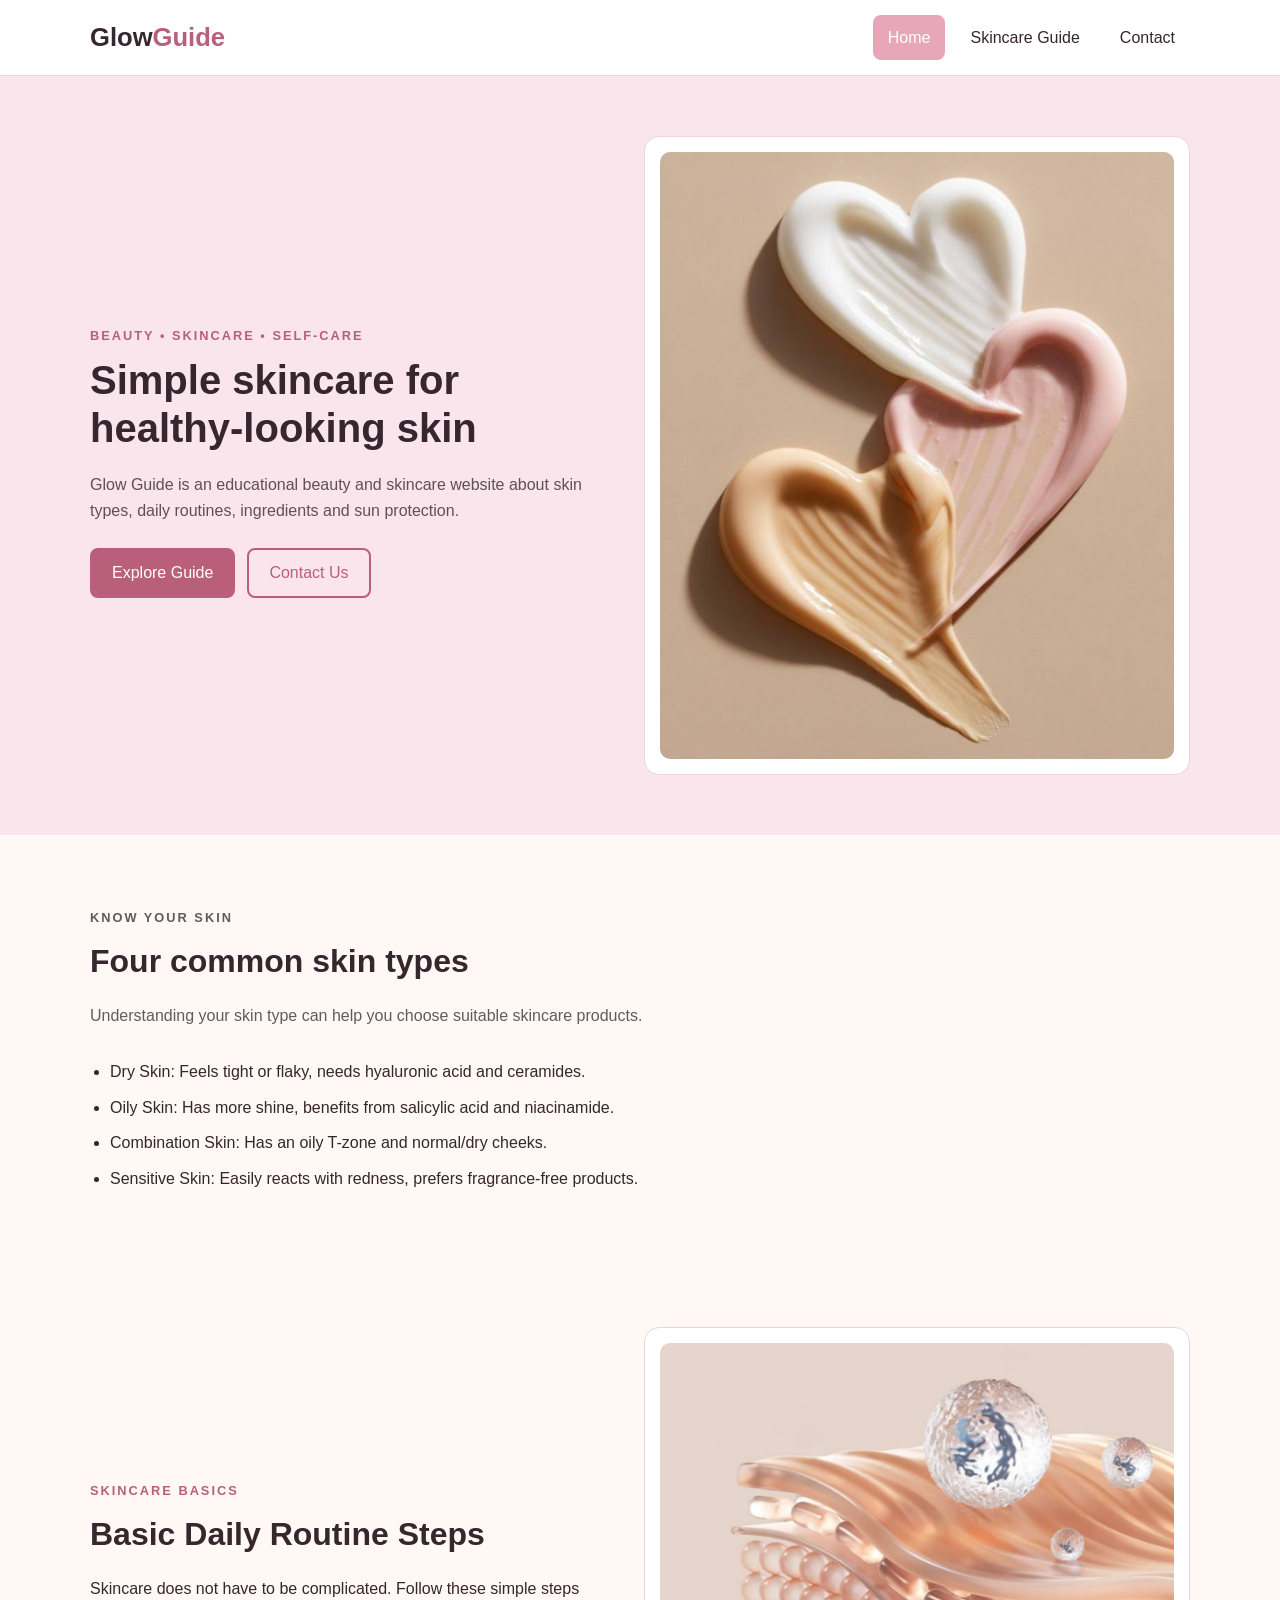
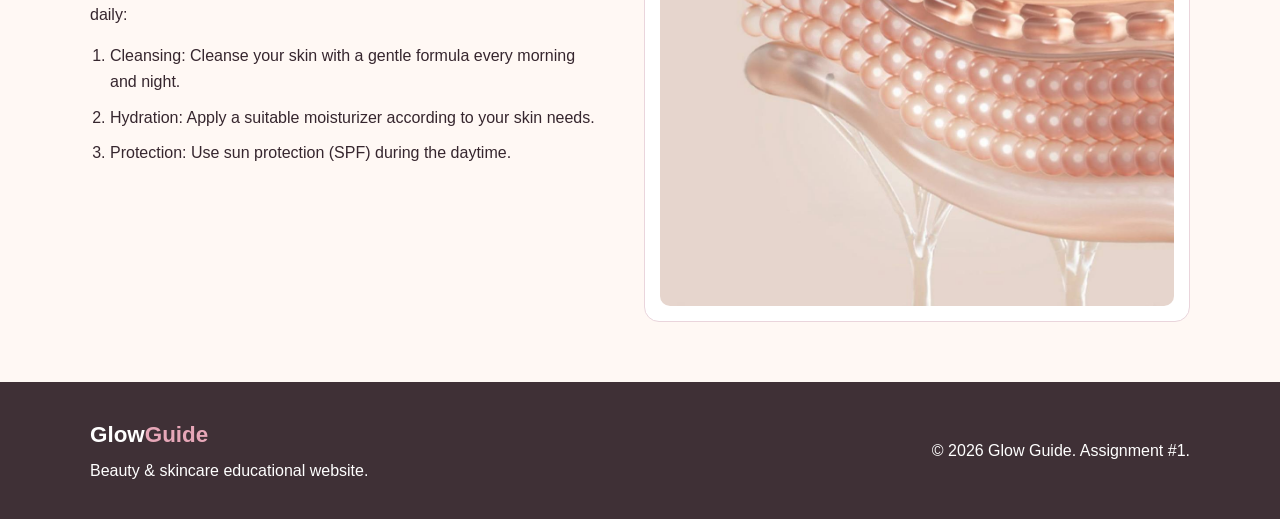
<file: index.html>
<!DOCTYPE html>
<html lang="en">
<head>
    <meta charset="UTF-8">
    <meta name="viewport" content="width=device-width, initial-scale=1.0">
    <title>Glow Guide | Beauty & Skincare</title>
    <link rel="stylesheet" href="css/style.css">
</head>
<body>

<header class="site-header">
    <div class="container header-content">
        <a class="logo" href="index.html">Glow<span>Guide</span></a>
        <nav aria-label="Main navigation">
            <ul class="nav-list">
                <li><a class="active" href="index.html">Home</a></li>
                <li><a href="about.html">Skincare Guide</a></li>
                <li><a href="contact.html">Contact</a></li>
            </ul>
        </nav>
    </div>
</header>

<main>
    <section id="hero" class="hero-section">
        <div class="container hero-grid">
            <div class="hero-text">
                <p class="eyebrow">BEAUTY • SKINCARE • SELF-CARE</p>
                <h1>Simple skincare for healthy-looking skin</h1>
                <p class="hero-description">
                    Glow Guide is an educational beauty and skincare website about skin types, daily routines, ingredients and sun protection.
                </p>
                <div class="hero-buttons">
                    <a class="button" href="about.html">Explore Guide</a>
                    <a class="button button-outline" href="contact.html">Contact Us</a>
                </div>
            </div>

            <div class="hero-image">
                <img src="images/skincare-routine.jpg" alt="Illustration showing a simple skincare routine with cosmetic products">
            </div>
        </div>
    </section>

    <section class="section">
        <div class="container">
            <div class="section-heading">
                <p class="eyebrow">KNOW YOUR SKIN</p>
                <h2>Four common skin types</h2>
                <p>Understanding your skin type can help you choose suitable skincare products.</p>
            </div>

            <ul class="check-list">
                <li>Dry Skin: Feels tight or flaky, needs hyaluronic acid and ceramides.</li>
                <li>Oily Skin: Has more shine, benefits from salicylic acid and niacinamide.</li>
                <li>Combination Skin: Has an oily T-zone and normal/dry cheeks.</li>
                <li>Sensitive Skin: Easily reacts with redness, prefers fragrance-free products.</li>
            </ul>
        </div>
    </section>

    <section class="section">
        <div class="container split-layout">
            <div>
                <p class="eyebrow">SKINCARE BASICS</p>
                <h2>Basic Daily Routine Steps</h2>
                <p>Skincare does not have to be complicated. Follow these simple steps daily:</p>
                
                <ol class="step-list">
                    <li>Cleansing: Cleanse your skin with a gentle formula every morning and night.</li>
                    <li>Hydration: Apply a suitable moisturizer according to your skin needs.</li>
                    <li>Protection: Use sun protection (SPF) during the daytime.</li>
                </ol>
            </div>
            <div class="image-card">
                <img src="images/skin-barrier.jpg" alt="Educational illustration representing the skin barrier">
            </div>
        </div>
    </section>
</main>

<footer class="site-footer">
    <div class="container footer-content">
        <div>
            <p class="footer-logo">Glow<span>Guide</span></p>
            <p>Beauty & skincare educational website.</p>
        </div>
        <div>
            <p>© 2026 Glow Guide. Assignment #1.</p>
        </div>
    </div>
</footer>

</body>
</html>
</file>
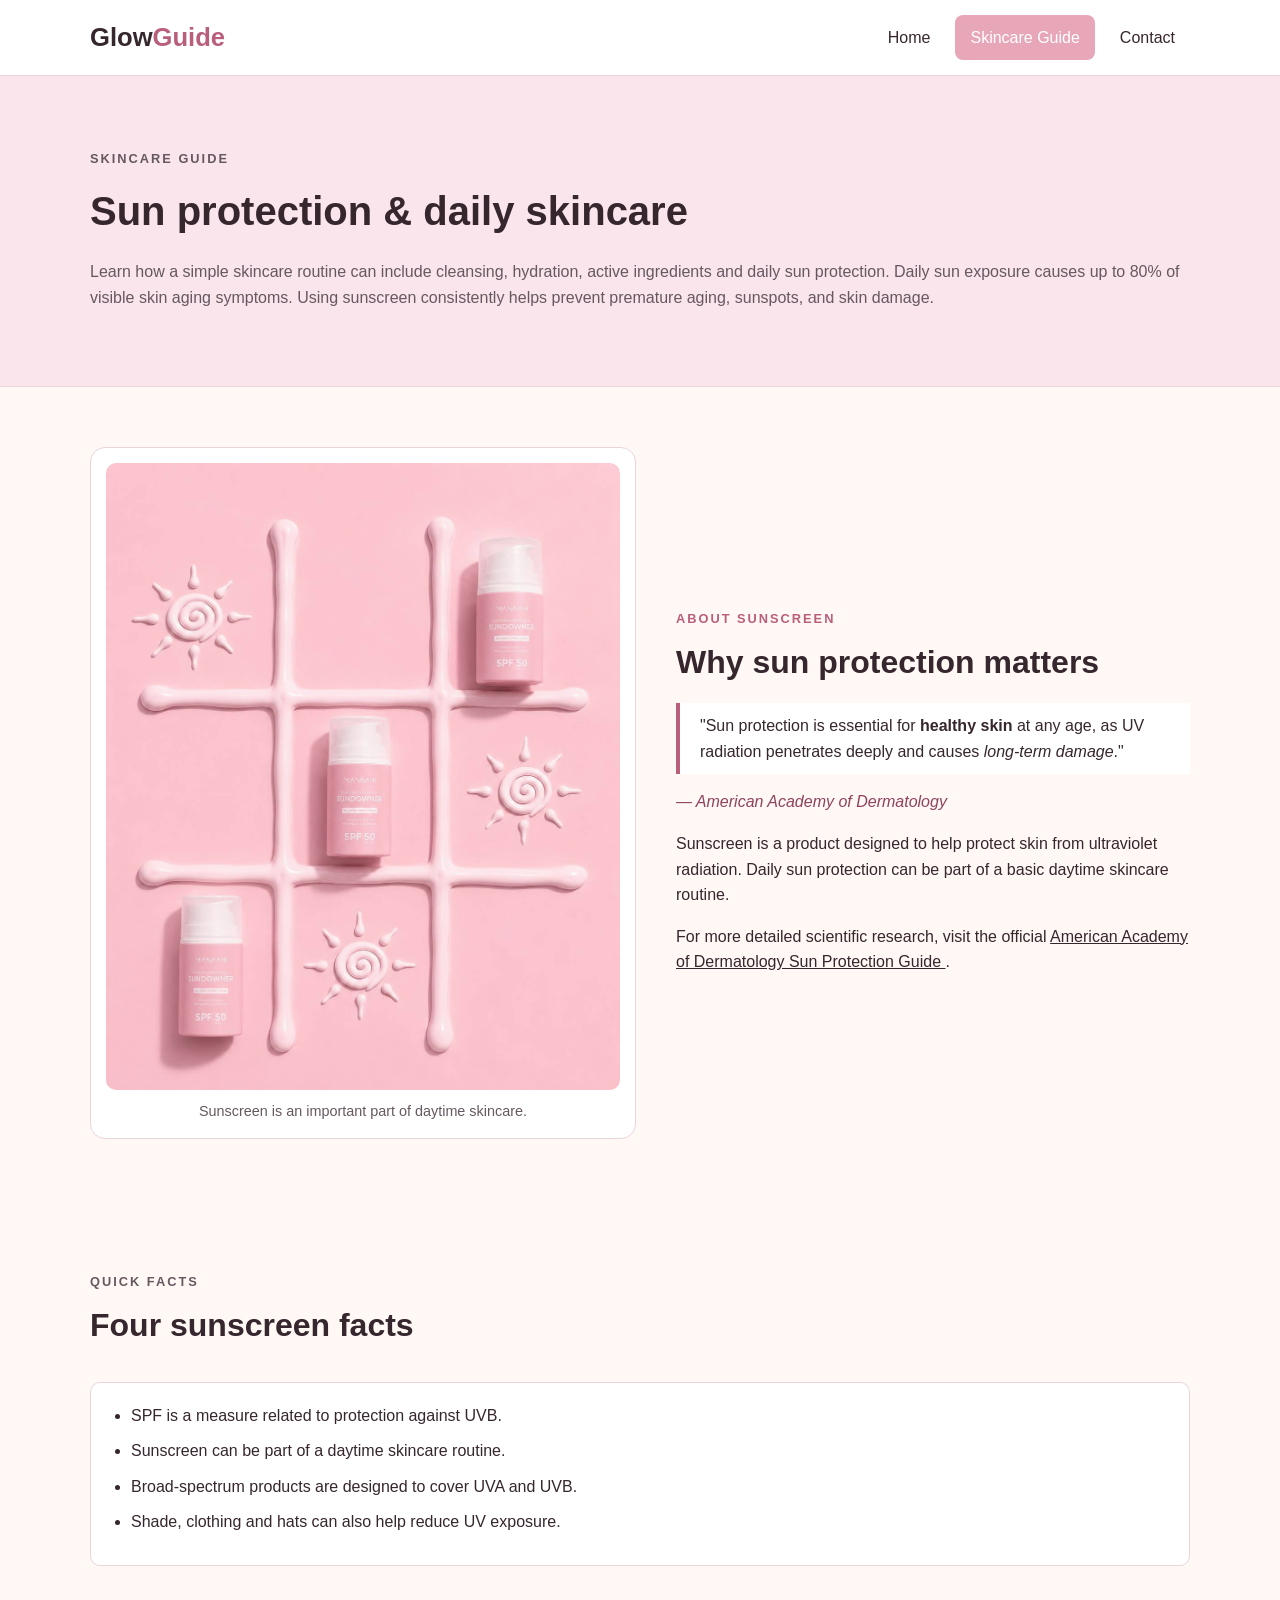
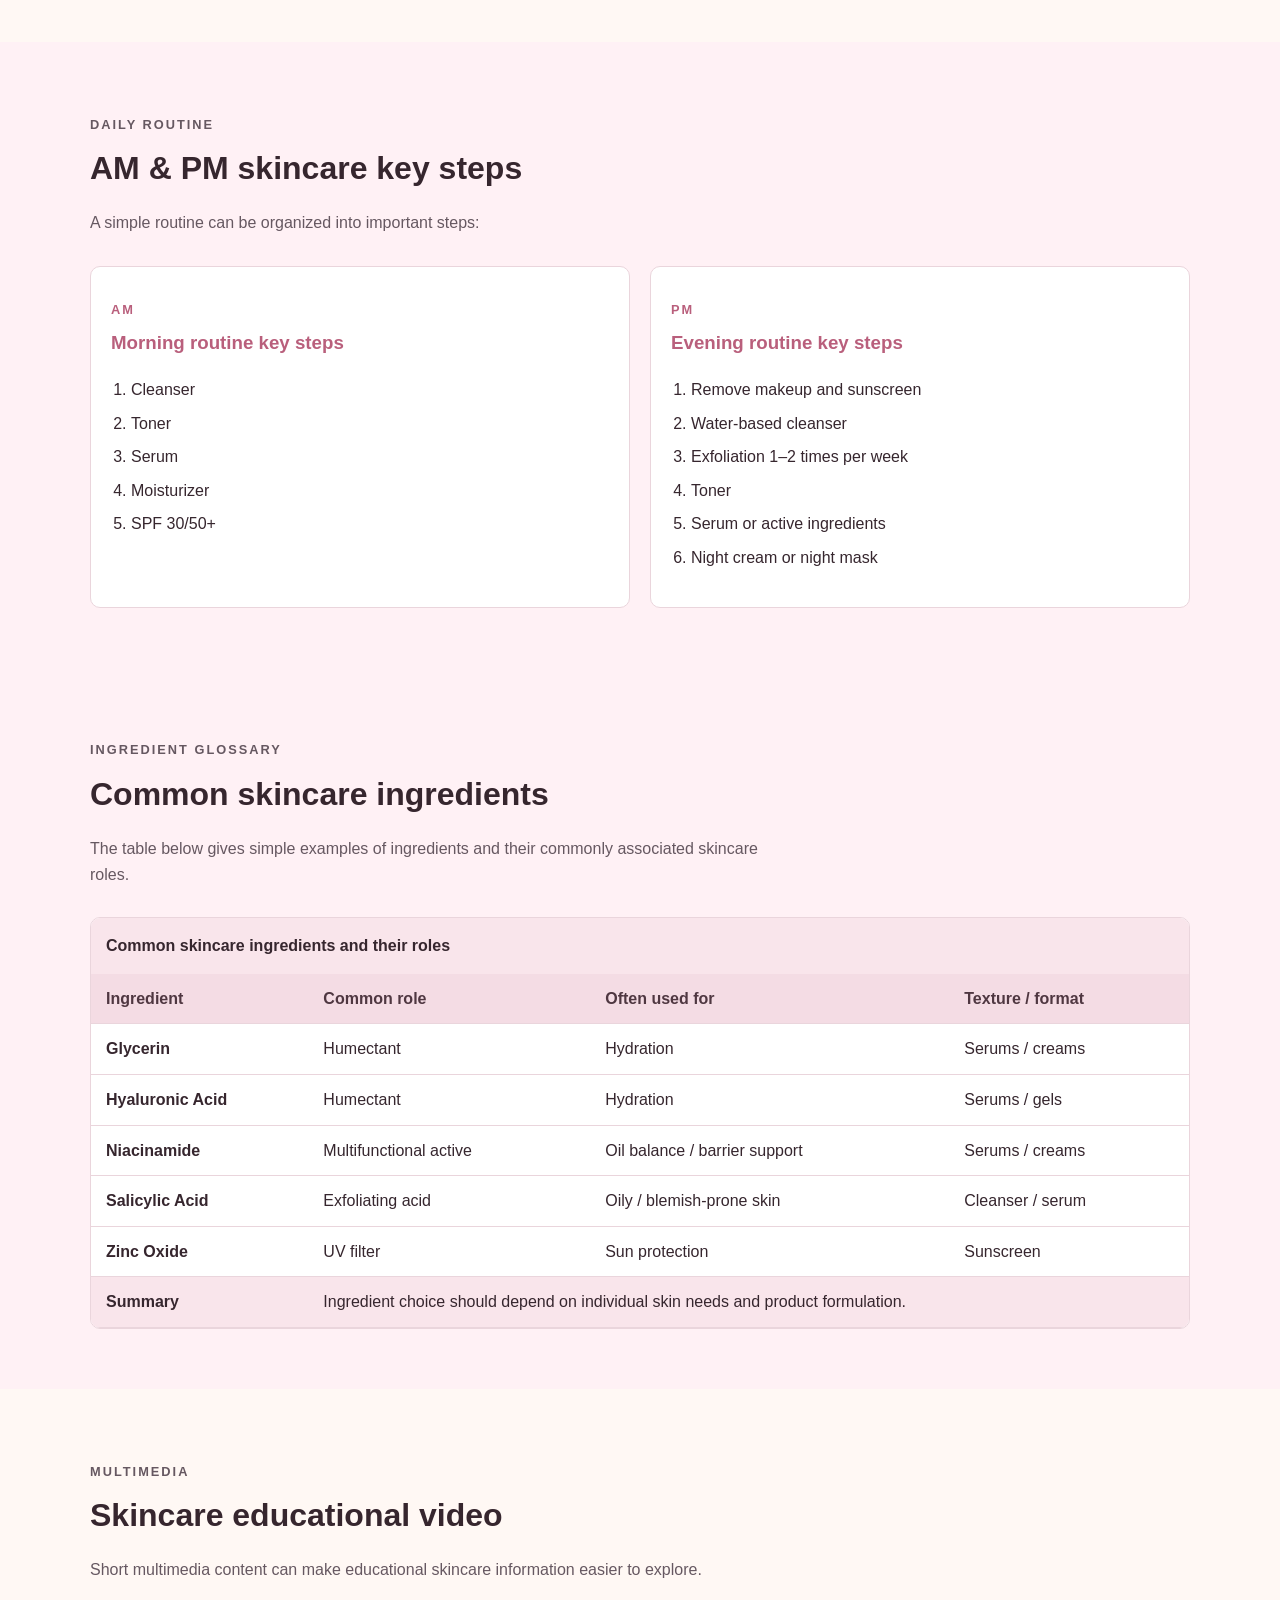
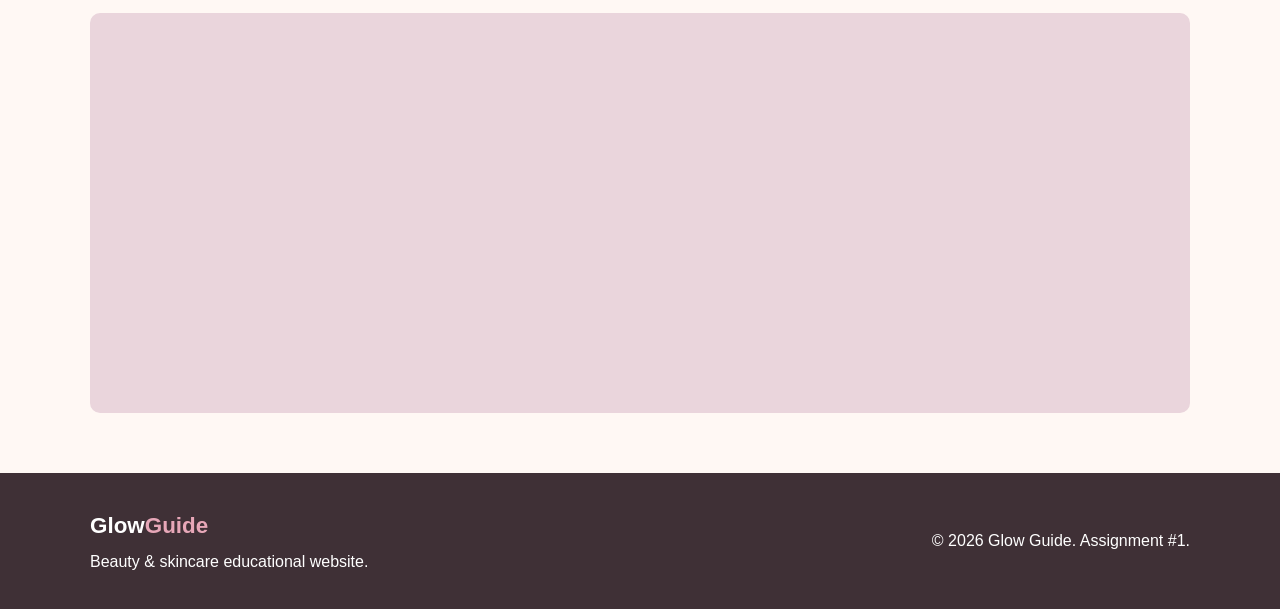
<file: about.html>
<!DOCTYPE html>
<html lang="en">
<head>
    <meta charset="UTF-8">
    <meta name="viewport" content="width=device-width, initial-scale=1.0">
    <title>Skincare Guide | Glow Guide</title>
    <link rel="stylesheet" href="css/style.css">
</head>

<body>
<header class="site-header">
    <div class="container header-content">
        <a class="logo" href="index.html">
            Glow<span>Guide</span>
        </a>
        <nav aria-label="Main navigation">
            <ul class="nav-list">
                <li>
                    <a href="index.html">Home</a>
                </li>
                <li>
                    <a class="active" href="about.html">Skincare Guide</a>
                </li>
                <li>
                    <a href="contact.html">Contact</a>
                </li>
            </ul>
        </nav>
    </div>
</header>

<main>
    <section class="page-hero">
        <div class="container">
            <p class="eyebrow">SKINCARE GUIDE</p>
            <h1>Sun protection & daily skincare</h1>
            <p>
                Learn how a simple skincare routine can include cleansing,
                hydration, active ingredients and daily sun protection.
                Daily sun exposure causes up to 80% of visible skin aging symptoms.
                Using sunscreen consistently helps prevent premature aging, sunspots, and skin damage.
            </p>
        </div>
    </section>

    <section class="section">
        <div class="container split-layout">
            <div class="image-card">
                <figure>
                    <img
                        src="images/sunscreen.jpg"
                        alt="Illustration of sunscreen protecting skin from sunlight"
                    >
                    <figcaption>
                        Sunscreen is an important part of daytime skincare.
                    </figcaption>
                </figure>
            </div>

            <div>
                <p class="eyebrow">ABOUT SUNSCREEN</p>
                <h2>Why sun protection matters</h2>
                
                <blockquote cite="https://www.aad.org">
                    "Sun protection is essential for <strong>healthy skin</strong> at any age, as UV radiation penetrates deeply and causes <em>long-term damage</em>."
                </blockquote>
                <p class="quote-source">— American Academy of Dermatology</p>

                <p>
                    Sunscreen is a product designed to help protect skin
                    from ultraviolet radiation. Daily sun protection can
                    be part of a basic daytime skincare routine.
                </p>

                <p>
                    For more detailed scientific research, visit the official 
                    <a href="https://www.aad.org/public/everyday-care/sun-protection" target="_blank" rel="noopener">
                        American Academy of Dermatology Sun Protection Guide
                    </a>.
                </p>
            </div>
        </div>
    </section>

    <section class="section">
        <div class="container">
            <div class="section-heading">
                <p class="eyebrow">QUICK FACTS</p>
                <h2>Four sunscreen facts</h2>
            </div>

            <ul class="facts-list">
                <li>SPF is a measure related to protection against UVB.</li>
                <li>Sunscreen can be part of a daytime skincare routine.</li>
                <li>Broad-spectrum products are designed to cover UVA and UVB.</li>
                <li>Shade, clothing and hats can also help reduce UV exposure.</li>
            </ul>
        </div>
    </section>

    <section class="section section-soft">
        <div class="container">
            <div class="section-heading">
                <p class="eyebrow">DAILY ROUTINE</p>
                <h2>AM & PM skincare key steps</h2>
                <p>A simple routine can be organized into important steps:</p>
            </div>

            <div class="brand-columns">
                <div class="brand-box">
                    <p class="eyebrow">AM</p>
                    <h3>Morning routine key steps</h3>
                    <ol>
                        <li>Cleanser</li>
                        <li>Toner</li>
                        <li>Serum</li>
                        <li>Moisturizer</li>
                        <li>SPF 30/50+</li>
                    </ol>
                </div>

                <div class="brand-box">
                    <p class="eyebrow">PM</p>
                    <h3>Evening routine key steps</h3>
                    <ol>
                        <li>Remove makeup and sunscreen</li>
                        <li>Water-based cleanser</li>
                        <li>Exfoliation 1–2 times per week</li>
                        <li>Toner</li>
                        <li>Serum or active ingredients</li>
                        <li>Night cream or night mask</li>
                    </ol>
                </div>
            </div>
        </div>
    </section>

    <section class="section section-soft"> 
        <div class="container">
            <div class="section-heading">
                <p class="eyebrow">INGREDIENT GLOSSARY</p>
                <h2>Common skincare ingredients</h2>
                <p>
                    The table below gives simple examples of ingredients
                    and their commonly associated skincare roles.
                </p>
            </div>

            <div class="table-wrapper">
                <table>
                    <caption>
                        Common skincare ingredients and their roles
                    </caption>

                    <thead>
                        <tr>
                            <th scope="col">Ingredient</th>
                            <th scope="col">Common role</th>
                            <th scope="col">Often used for</th>
                            <th scope="col">Texture / format</th>
                        </tr>
                    </thead>

                    <tbody>
                        <tr>
                            <th scope="row">Glycerin</th>
                            <td>Humectant</td>
                            <td>Hydration</td>
                            <td>Serums / creams</td>
                        </tr>

                        <tr>
                            <th scope="row">Hyaluronic Acid</th>
                            <td>Humectant</td>
                            <td>Hydration</td>
                            <td>Serums / gels</td>
                        </tr>

                        <tr>
                            <th scope="row">Niacinamide</th>
                            <td>Multifunctional active</td>
                            <td>Oil balance / barrier support</td>
                            <td>Serums / creams</td>
                        </tr>

                        <tr>
                            <th scope="row">Salicylic Acid</th>
                            <td>Exfoliating acid</td>
                            <td>Oily / blemish-prone skin</td>
                            <td>Cleanser / serum</td>
                        </tr>

                        <tr>
                            <th scope="row">Zinc Oxide</th>
                            <td>UV filter</td>
                            <td>Sun protection</td>
                            <td>Sunscreen</td>
                        </tr>
                    </tbody>

                    <tfoot>
                        <tr>
                            <th scope="row">Summary</th>
                            <td colspan="3">
                                Ingredient choice should depend on
                                individual skin needs and product formulation.
                            </td>
                        </tr>
                    </tfoot>
                </table>
            </div>
        </div>
    </section>
    
    <section class="section">
        <div class="container">
            <div class="section-heading">
                <p class="eyebrow">MULTIMEDIA</p>
                <h2>Skincare educational video</h2>
                <p>
                    Short multimedia content can make educational
                    skincare information easier to explore.
                </p>
            </div>

            <div class="video-wrapper">
                <iframe
                    src="https://www.youtube.com/embed/DUBrDEtmdmM"
                    title="Skincare educational video"
                    loading="lazy"
                    allowfullscreen>
                </iframe>
            </div>
        </div>
    </section>
</main>

<footer class="site-footer">
    <div class="container footer-content">
        <div>
            <p class="footer-logo">
                Glow<span>Guide</span>
            </p>
            <p>
                Beauty & skincare educational website.
            </p>
        </div>
        <p>
            © 2026 Glow Guide. Assignment #1.
        </p>
    </div>
</footer>
</body>
</html>
</file>
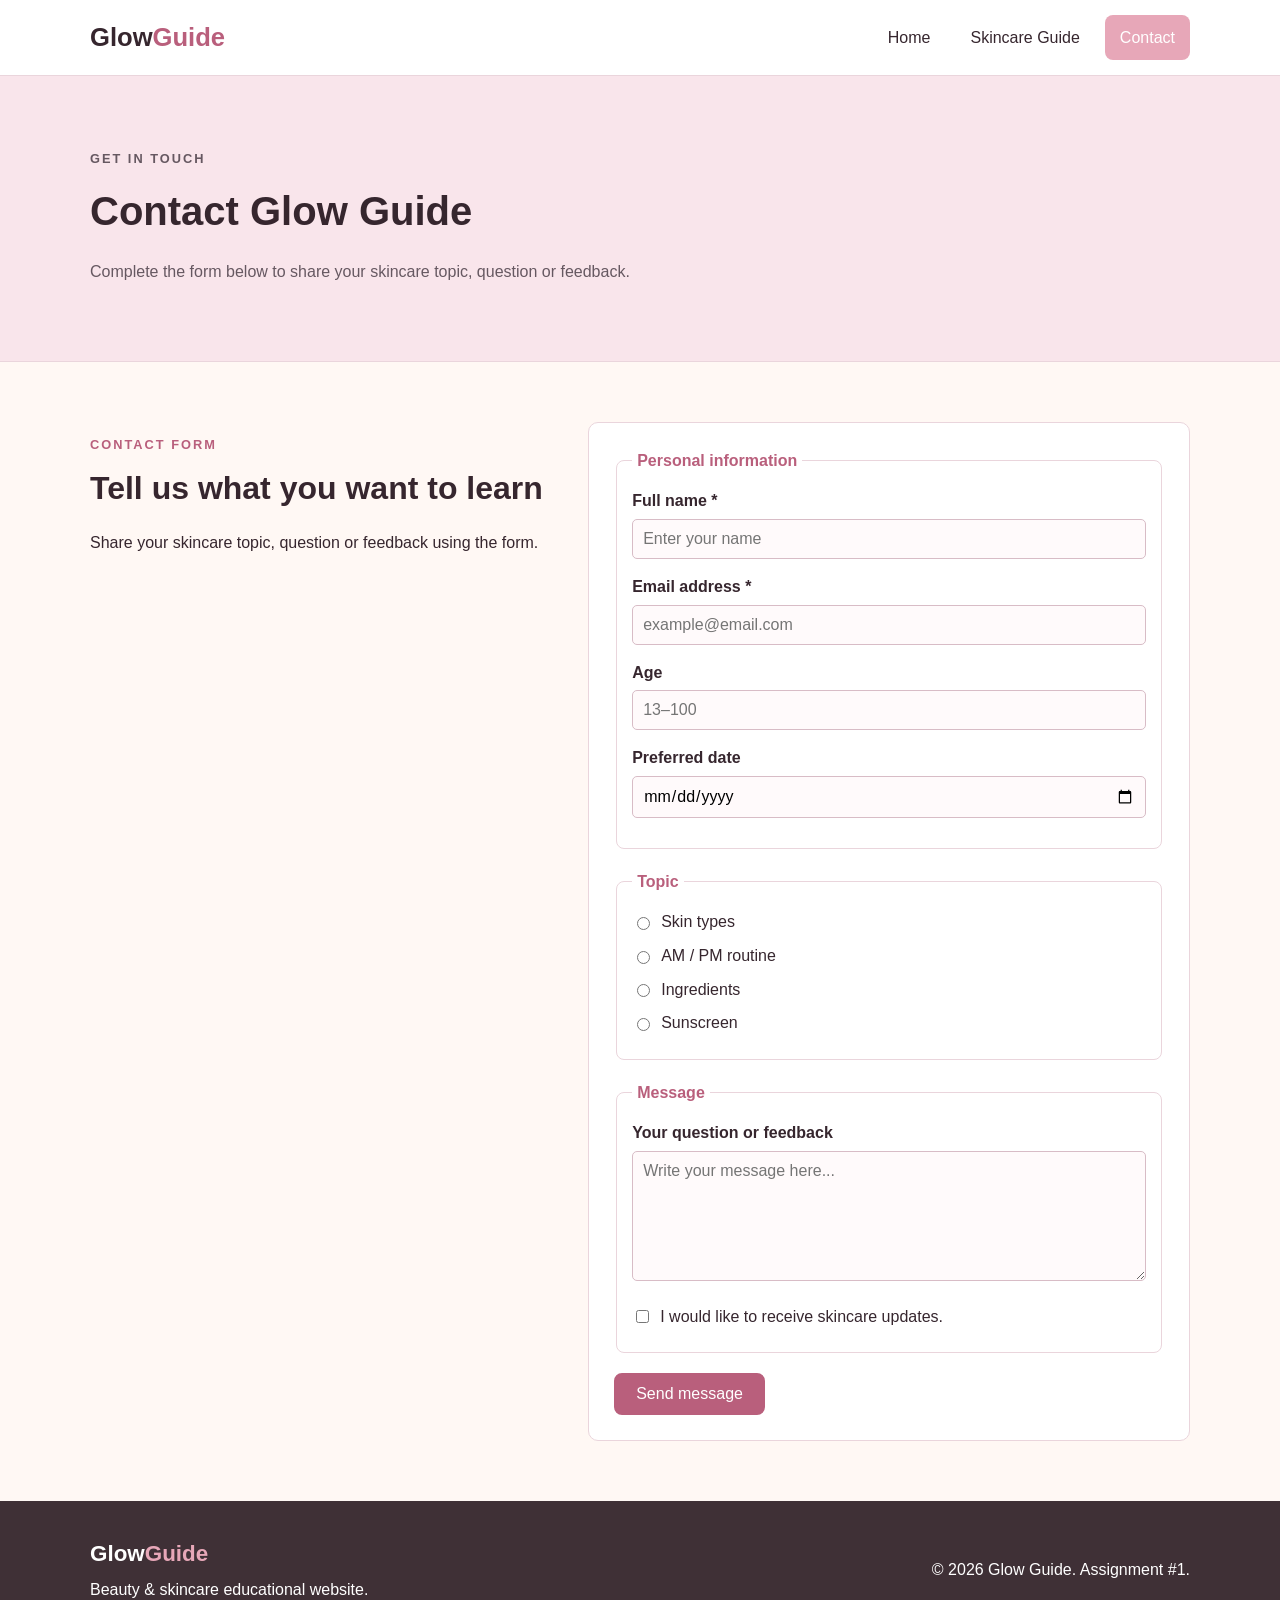
<file: contact.html>
<!DOCTYPE html>
<html lang="en">
<head>
    <meta charset="UTF-8">
    <meta name="viewport" content="width=device-width, initial-scale=1.0">
    <title>Contact | Glow Guide</title>
    <link rel="stylesheet" href="css/style.css">
</head>

<body>

<header class="site-header">
    <div class="container header-content">
        <a class="logo" href="index.html">
            Glow<span>Guide</span>
        </a>

        <nav aria-label="Main navigation">
            <ul class="nav-list">
                <li>
                    <a href="index.html">Home</a>
                </li>
                <li>
                    <a href="about.html">Skincare Guide</a>
                </li>
                <li>
                    <a class="active" href="contact.html">Contact</a>
                </li>
            </ul>
        </nav>
    </div>
</header>

<main>
    <section class="page-hero">
        <div class="container">
            <p class="eyebrow">GET IN TOUCH</p>
            <h1>Contact Glow Guide</h1>
            <p>
                Complete the form below to share your skincare topic,
                question or feedback.
            </p>
        </div>
    </section>

    <section class="section">
        <div class="container contact-grid">
            <div class="contact-info">
                <p class="eyebrow">CONTACT FORM</p>
                <h2>Tell us what you want to learn</h2>
                <p>
                    Share your skincare topic, question or feedback
                    using the form.
                </p>
            </div>

            <div class="form-card">
                <form action="#" method="get">
                    <fieldset>
                        <legend>Personal information</legend>
                        <div class="form-group">
                            <label for="name">
                                Full name *
                            </label>
                            <input
                                type="text"
                                id="name"
                                name="name"
                                placeholder="Enter your name"
                                maxlength="50"
                                required
                            >
                        </div>

                        <div class="form-group">
                            <label for="email">
                                Email address *
                            </label>
                            <input
                                type="email"
                                id="email"
                                name="email"
                                placeholder="example@email.com"
                                required
                            >
                        </div>

                        <div class="form-group">
                            <label for="age">
                                Age
                            </label>
                            <input
                                type="number"
                                id="age"
                                name="age"
                                min="13"
                                max="100"
                                placeholder="13–100"
                            >
                        </div>

                        <div class="form-group">
                            <label for="date">
                                Preferred date
                            </label>
                            <input
                                type="date"
                                id="date"
                                name="date"
                            >
                        </div>
                    </fieldset>

                    <fieldset>
                        <legend>Topic</legend>
                        <div class="radio-group">
                            <label for="topic-skin">
                                <input
                                    type="radio"
                                    id="topic-skin"
                                    name="topic"
                                    value="skin-type"
                                    required
                                >
                                Skin types
                            </label>

                            <label for="topic-routine">
                                <input
                                    type="radio"
                                    id="topic-routine"
                                    name="topic"
                                    value="routine"
                                >
                                AM / PM routine
                            </label>

                            <label for="topic-ingredients">
                                <input
                                    type="radio"
                                    id="topic-ingredients"
                                    name="topic"
                                    value="ingredients"
                                >
                                Ingredients
                            </label>

                            <label for="topic-sunscreen">
                                <input
                                    type="radio"
                                    id="topic-sunscreen"
                                    name="topic"
                                    value="sunscreen"
                                >
                                Sunscreen
                            </label>
                        </div>
                    </fieldset>

                    <fieldset>
                        <legend>Message</legend>
                        <div class="form-group">
                            <label for="message">
                                Your question or feedback
                            </label>

                            <textarea
                                id="message"
                                name="message"
                                rows="6"
                                maxlength="500"
                                placeholder="Write your message here..."
                            ></textarea>
                        </div>

                        <div class="checkbox-group">
                            <label for="updates">
                                <input
                                    type="checkbox"
                                    id="updates"
                                    name="updates"
                                    value="yes"
                                >
                                I would like to receive skincare updates.
                            </label>
                        </div>
                    </fieldset>

                    <button type="submit" class="button">
                        Send message
                    </button>
                </form>
            </div>
        </div>
    </section>
</main>

<footer class="site-footer">
    <div class="container footer-content">
        <div>
            <p class="footer-logo">
                Glow<span>Guide</span>
            </p>
            <p>
                Beauty & skincare educational website.
            </p>
        </div>
        <p>
            © 2026 Glow Guide. Assignment #1.
        </p>
    </div>
</footer>
</body>
</html>
</file>
<file: css/style.css>
* {
    box-sizing: border-box;
}

html {
    scroll-behavior: smooth;
}

body {
    margin: 0;
    font-family: Arial, sans-serif;
    color: hsl(330, 18%, 18%);
    background-color: rgb(255, 248, 244);
    line-height: 1.6;
}

img {
    max-width: 100%;
    display: block;
}

a {
    color: inherit;
}

.container {
    width: 90%;
    max-width: 1100px;
    margin: 0 auto;
}

.site-header {
    background-color: white;
    border-bottom: 1px solid #ead5dc;
}

.header-content {
    min-height: 75px;
    display: flex;
    align-items: center;
    justify-content: space-between;
}

.logo {
    text-decoration: none;
    font-size: 1.6rem;
    font-weight: bold;
}

.logo span {
    color: #b95f7c;
}

.nav-list {
    display: flex;
    list-style: none;
    margin: 0;
    padding: 0;
    gap: 10px;
}

.nav-list a {
    display: block;
    padding: 10px 15px;
    text-decoration: none;
    border-radius: 8px;
    transition: 0.3s;
}

.nav-list a:hover {
    background-color: #f4dce4;
    color: #b95f7c;
}

.nav-list a.active {
    background-color: #e7a7b8;
    color: white;
}

#hero {
    min-height: 80vh;
    display: flex;
    align-items: center;
    background-color: #f9e5eb;
    padding: 60px 0;
}

.hero-grid {
    display: flex;
    align-items: center;
    gap: 40px;
}

.hero-text {
    flex: 1;
}

.hero-image {
    flex: 1;
    background-color: white;
    padding: 15px;
    border: 1px solid #ead5dc;
    border-radius: 15px;
}

.hero-image img {
    width: 100%;
    border-radius: 10px;
}

.hero-text h1 {
    font-size: 2.5rem;
    line-height: 1.2;
    margin: 10px 0 20px;
}

.hero-description {
    font-size: 1rem;
    color: #5f5057;
}

.eyebrow {
    color: #b95f7c;
    font-size: 0.8rem;
    font-weight: bold;
    letter-spacing: 2px;
    margin-bottom: 8px;
}

.hero-buttons {
    display: flex;
    gap: 12px;
    margin-top: 25px;
}

.button {
    display: inline-block;
    background-color: #b95f7c;
    color: white;
    text-decoration: none;
    border: 2px solid #b95f7c;
    border-radius: 8px;
    padding: 10px 20px;
    font-size: 1rem;
    cursor: pointer;
    transition: 0.3s;
}

.button:hover {
    background-color: #8f435e;
    border-color: #8f435e;
}

.button-outline {
    background-color: transparent;
    color: #b95f7c;
}

.button-outline:hover {
    background-color: #b95f7c;
    color: white;
}

.section {
    padding: 60px 0;
}

.section-soft {
    background-color: #fff1f5;
}

.section-heading {
    max-width: 700px;
    margin-bottom: 30px;
}

.section-heading h2,
.section h2 {
    font-size: 2rem;
    margin: 5px 0 15px;
}

.section-heading p {
    color: #665861;
}

.check-list {
    padding-left: 20px;
}

.check-list li {
    margin-bottom: 10px;
}

.step-list {
    padding-left: 20px;
}

.step-list li {
    margin-bottom: 10px;
}

.split-layout {
    display: flex;
    align-items: center;
    gap: 40px;
}

.split-layout > div {
    flex: 1;
}

.image-card {
    background-color: white;
    padding: 15px;
    border: 1px solid #ead5dc;
    border-radius: 15px;
}

.image-card img {
    width: 100%;
    border-radius: 10px;
}

.image-card figure {
    margin: 0;
}

.image-card figcaption {
    padding-top: 10px;
    color: #665861;
    font-size: 0.9rem;
    text-align: center;
}

.quote-source {
    font-style: italic;
    color: #8f435e;
    margin-top: 5px;
}

blockquote {
    margin: 15px 0;
    padding: 10px 20px;
    border-left: 4px solid #b95f7c;
    background-color: white;
}

.page-hero {
    padding: 60px 0;
    background-color: #f9e5eb;
    border-bottom: 1px solid #ead5dc;
}

.page-hero h1 {
    font-size: 2.5rem;
    margin: 10px 0 15px;
}

.page-hero p {
    color: #665861;
}

.facts-list {
    background-color: white;
    border: 1px solid #ead5dc;
    border-radius: 10px;
    padding: 20px 20px 20px 40px;
}

.facts-list li {
    margin-bottom: 10px;
}

.brand-columns {
    display: flex;
    gap: 20px;
}

.brand-box {
    flex: 1;
    background-color: white;
    border: 1px solid #ead5dc;
    border-radius: 10px;
    padding: 20px;
}

.brand-box h3 {
    margin-top: 0;
    color: #b95f7c;
}

.brand-box ol {
    padding-left: 20px;
}

.brand-box li {
    margin-bottom: 8px;
}

.table-wrapper {
    overflow-x: auto;
    background-color: white;
    border: 1px solid #ead5dc;
    border-radius: 10px;
}

table {
    width: 100%;
    border-collapse: collapse;
}

caption {
    padding: 15px;
    font-weight: bold;
    text-align: left;
    background-color: #f9e5eb;
}

th,
td {
    padding: 12px 15px;
    border-bottom: 1px solid #ead5dc;
    text-align: left;
}

thead th {
    background-color: #f4dce4;
    color: #4f3741;
}

tbody tr:hover {
    background-color: #fceaf0;
}

tfoot {
    background-color: #f9e5eb;
}

.video-wrapper {
    width: 100%;
    height: 400px;
    background-color: #ead5dc;
    border-radius: 10px;
    overflow: hidden;
}

.video-wrapper iframe {
    width: 100%;
    height: 100%;
    border: 0;
}

.contact-grid {
    display: flex;
    gap: 40px;
}

.contact-info {
    flex: 1;
}

.form-card {
    flex: 1.2;
    background-color: white;
    border: 1px solid #ead5dc;
    border-radius: 10px;
    padding: 25px;
}

fieldset {
    border: 1px solid #ead5dc;
    border-radius: 8px;
    padding: 15px;
    margin-bottom: 20px;
}

legend {
    color: #b95f7c;
    font-weight: bold;
    padding: 0 5px;
}

.form-group {
    margin-bottom: 15px;
}

label {
    display: block;
    font-weight: bold;
    margin-bottom: 5px;
}

input,
textarea {
    width: 100%;
    padding: 10px;
    border: 1px solid #d8bcc6;
    border-radius: 5px;
    background-color: #fffafb;
    font-family: Arial, sans-serif;
    font-size: 1rem;
}

textarea {
    resize: vertical;
}

input:focus,
textarea:focus {
    outline: none;
    border-color: #b95f7c;
    box-shadow: 0 0 5px rgba(185, 95, 124, 0.5);
}

.radio-group label,
.checkbox-group label {
    display: flex;
    align-items: center;
    gap: 8px;
    font-weight: normal;
    margin-bottom: 8px;
}

.radio-group input,
.checkbox-group input {
    width: auto;
}

.site-footer {
    background-color: #3f3036;
    color: white;
    padding: 30px 0;
}

.footer-content {
    display: flex;
    justify-content: space-between;
    align-items: center;
}

.footer-logo {
    font-size: 1.4rem;
    font-weight: bold;
    margin-bottom: 5px;
}

.footer-logo span {
    color: #e7a7b8;
}

.site-footer p {
    margin: 5px 0;
}

@media (max-width: 768px) {
    .header-content,
    .hero-grid,
    .split-layout,
    .brand-columns,
    .contact-grid,
    .footer-content {
        flex-direction: column;
        align-items: stretch;
    }

    .nav-list {
        justify-content: center;
    }

    .video-wrapper {
        height: 250px;
    }
}
</file>
